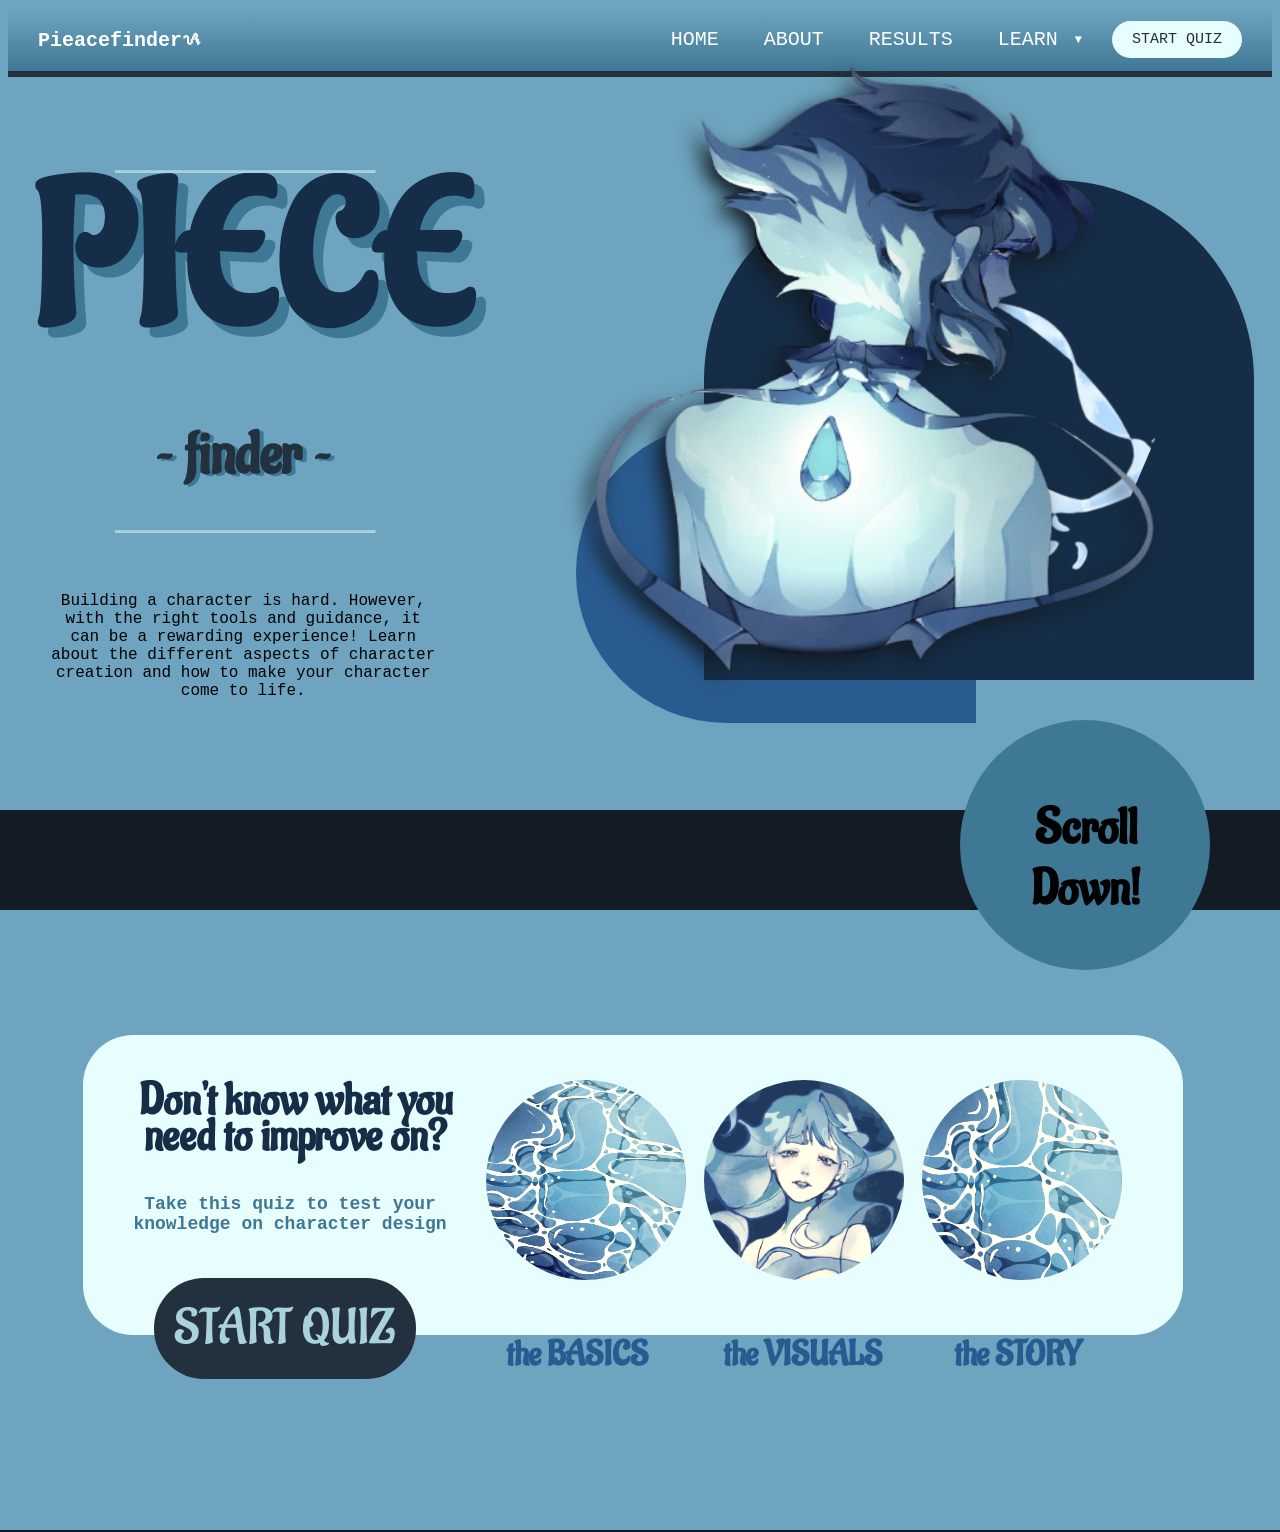
<file: index.html>
<!DOCTYPE html>
<html lang="en">
<head>
    <meta charset="UTF-8">
    <meta name="viewport" content="width=device-width, initial-scale=1.0">
    <title>HOME</title>
    <link rel="stylesheet" href="stylesIndex.css">
    <link rel="stylesheet" href="stylesUniversal.css">
    <link rel="icon" type="image/favicon.png" href="favicon.png">
    <link rel="preconnect" href="https://fonts.googleapis.com">
   <link rel="preconnect" href="https://fonts.gstatic.com" crossorigin>
   <link href="https://fonts.googleapis.com/css2?family=Aladin&display=swap" rel="stylesheet"> 
</head>
<body>
    <!-- BANNER -->

 

    <div class="navbar-HOME">
        <div class="navbar-LEFT">
            <h3>Pieacefinderᝰ</h3>
        </div>

    <div class="navbar-RIGHT">
         <a href="index.html">HOME</a>
        <a href="about.html">ABOUT</a>
          <a href="results.html">RESULTS</a>
        <div class="startDROPDOWN">
            <button class="startBTN" >LEARN <span class="arrow-icon">▼</span></button>
                <div class="startCONTENTS">
                <a href="basics.html">the Basics</a>
                <a href="visuals.html">the Visuals</a>
                <a href="story.html">the Story</a>
                </div>
        </div>
        <button id="quizbtn" onclick="window.location.href='quizstart.html';">START QUIZ</button>


    </div>

</div>


    <!-- HERO SECTION START-->


<div class="HEADINGs">
    <h3 class="line1"> _____________</h3>
    <h1>PIECE</h1>
    <h2>~ finder ~</h2>
    <h3 class="line2"> _____________</h3>
    <p>Building a character is hard. However, with the right tools and guidance, it can be a rewarding experience!
            Learn about the different aspects of character creation and how to make your character come to life. </p>
</div>

<div class="MAINBAN"> 
</div>

<div class="rect2"></div>
<div class="rect1"></div>

<img class="mainSPLOTCH" src="images/homeMainIMAGEACC.png" alt="splotchmain">

<img class="mainIMAGE" src="images/homeMainImage.png" style="transform: scaleX(-1)" alt="coolwaterperson">

<div class="rect3"></div>

<!-- HERO SECTION END-->

<!-- MAIN SECTION -->

<div class="BasicINTRO">
        <div class="introRECT1"></div>
    <div class="introTEXT">
        <h1>Don't know what you need to improve on?</h1>
        <h2>Take this quiz to test your knowledge on character design</h2>
    </div>
    
    <div class="GRIDimages">
        <div class="group1">
            <img src="images/homeImageB+W.jpeg" alt="thebasics-image">
            <h6>the BASICS</h6>
        </div>
           <div class="group2">
            <img src="images/homeImageDesign.jpeg" alt="thevisuals-image">
            <h6>the VISUALS</h6>
        </div>
        <div class="group3">
            <img src="images/homeImageB+W.jpeg" alt="thestory-image">
            <h6>the STORY</h6>
    </div>
    
    <button id="QUIZ" class="click-sound" onclick="window.location.href='quizstart.html';">START QUIZ</button>
</div>

<div class="circ1"></div>
<h2 class="circTEXT">Scroll Down!</h2>

<div class="rect5"></div>

<script src="universal.js"></script>
</body>
</html>
</file>
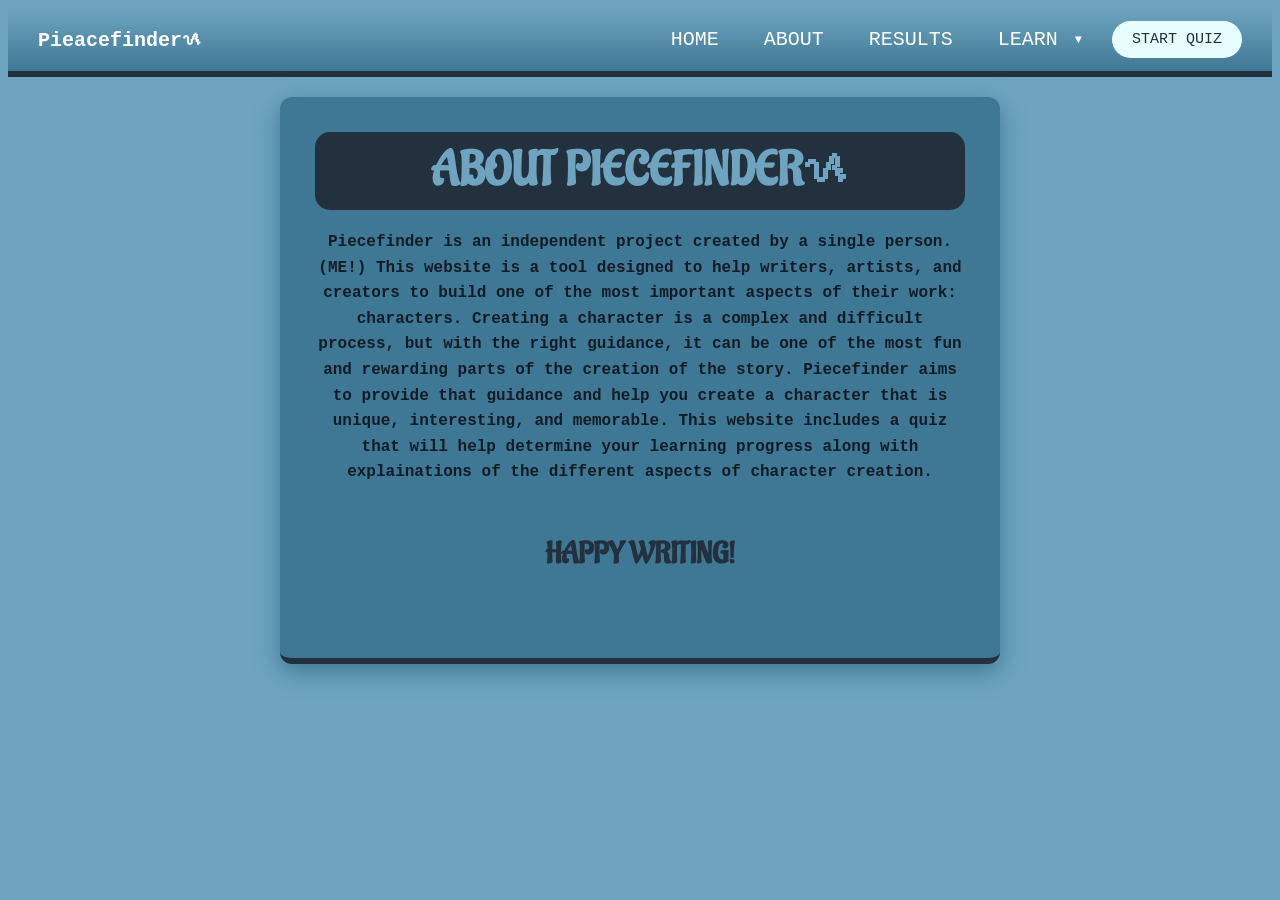
<file: about.html>
<!DOCTYPE html>
<html lang="en">
<head>
    <meta charset="UTF-8">
    <meta name="viewport" content="width=device-width, initial-scale=1.0">
    <title>ABOUT</title>
    <link rel="stylesheet" href="stylesAbout.css">
    <link rel="stylesheet" href="stylesUniversal.css">
     <link rel="preconnect" href="https://fonts.googleapis.com">
   <link rel="preconnect" href="https://fonts.gstatic.com" crossorigin>
   <link href="https://fonts.googleapis.com/css2?family=Aladin&display=swap" rel="stylesheet"> 
    <link rel="icon" type="image/favicon.png" href="favicon.png">

</head>
<body>

    <div class="navbar-HOME">
        <div class="navbar-LEFT">
            <h3>Pieacefinderᝰ</h3>
        </div>

    <div class="navbar-RIGHT">
         <a href="index.html">HOME</a>
        <a href="about.html">ABOUT</a>
          <a href="results.html">RESULTS</a>
        <div class="startDROPDOWN">
            <button class="startBTN" >LEARN <span class="arrow-icon">▼</span></button>
                <div class="startCONTENTS">
                <a href="basics.html">the Basics</a>
                <a href="visuals.html">the Visuals</a>
                <a href="story.html">the Story</a>
                </div>
        </div>
        <button id="quizbtn" onclick="window.location.href='quizstart.html';">START QUIZ</button>


    </div>

</div>

<!-- NAVIGATION BAR END-->

<div class="page-wrapper">
<div class="about-container">
<h1 id="about-title"> ABOUT PIECEFINDERᝰ</h1>
<p>
    Piecefinder is an independent project created by a single person. (ME!) 
    This website is a tool designed to help writers, artists, and creators 
    to build one of the most important aspects of their work: characters. Creating a character is a complex and difficult process, but with the right guidance, it can be one of the most fun and rewarding parts of the creation of the story. Piecefinder aims to provide that guidance and help you create a character that is unique, interesting, and memorable. This website includes a quiz that will help determine your learning progress along with explainations of the different aspects of character creation. 
</p>

<h5>HAPPY WRITING!</h5>

</div>
</div>

<audio id="click-sound" src="existentialtaco-confirm-tap-394001.mp3" preload="auto"></audio>

<script src="universal.js"></script>
</body>
</html>
</file>
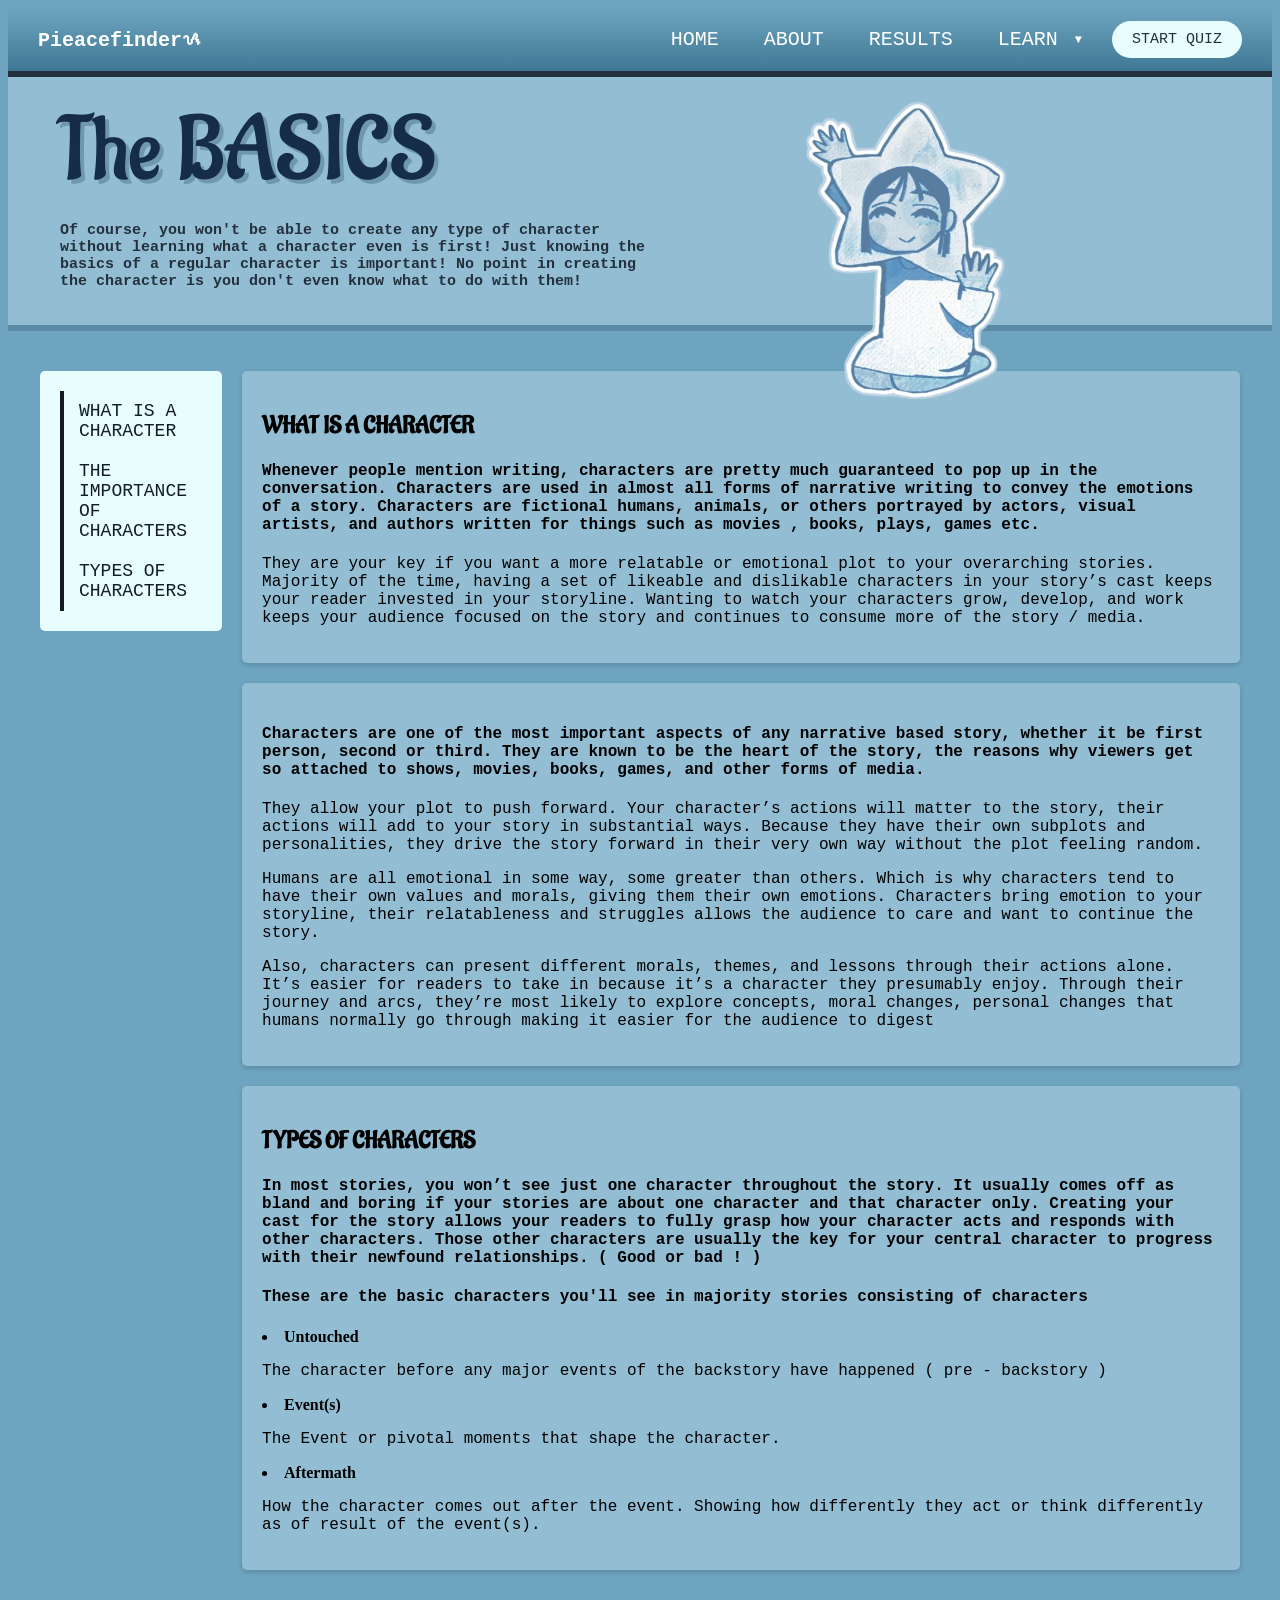
<file: basics.html>
<!DOCTYPE html>
<html lang="en">
<head>
    <meta charset="UTF-8">
    <meta name="viewport" content="width=device-width, initial-scale=1.0">
    <title>BASICS</title>
     <link rel="stylesheet" href="stylesINFORMATION.css">
    <link rel="stylesheet" href="stylesUniversal.css">
    <link rel="icon" type="image/favicon.png" href="favicon.png">

    <link rel="preconnect" href="https://fonts.googleapis.com">
   <link rel="preconnect" href="https://fonts.gstatic.com" crossorigin>
   <link href="https://fonts.googleapis.com/css2?family=Aladin&display=swap" rel="stylesheet"> 
    <link>
</head>
<body>

    <div class="navbar-HOME">
        <div class="navbar-LEFT">
            <h3>Pieacefinderᝰ</h3>
        </div>

    <div class="navbar-RIGHT">
         <a href="index.html">HOME</a>
        <a href="about.html">ABOUT</a>
          <a href="results.html">RESULTS</a>
        <div class="startDROPDOWN">
            <button class="startBTN" >LEARN <span class="arrow-icon">▼</span></button>
                <div class="startCONTENTS">
                <a href="basics.html">the Basics</a>
                <a href="visuals.html">the Visuals</a>
                <a href="story.html">the Story</a>
                </div>
        </div>
        <button id="quizbtn" onclick="window.location.href='quizstart.html';">START QUIZ</button>
    </div>
</div>
<!-- NAVBAR END -->

<!-- SIDENAV -->

<header class="PAGE-HEADER">
    <div class="header-container">
        <span class="pageheader">The BASICS</span>
        <p class="header-tagline">Of course, you won't be able to create any type of character without learning what a character even is first! Just knowing the basics of a regular character is important! No point in creating the character is you don't even know what to do with them!</p>
        <img src="images/character.png" alt="bluecharacter" class="header-image">
    </div>
</header>



    <div class="contentContainer">
        <aside class="sidenav">
           <nav>
                <ul>
                    <li><a href="#explain" class="nav-item">WHAT IS A CHARACTER</a></li>
                    <li><a href="#reason" class="nav-item">THE IMPORTANCE OF CHARACTERS</a></li>
                    <li><a href="#types" class="nav-item">TYPES OF CHARACTERS</a></li>
                </ul>
            </nav>
        </aside>
        

<!--SIDENAV END-->

<!--Loading BAR-->




<!--CONTENT AND INFORMATION-->
 <main class="content">
<section id="explain">
    <h2>WHAT IS A CHARACTER</h2>

    <h4>Whenever people mention writing, characters are pretty 
        much guaranteed to pop up in the conversation. Characters
         are used in almost all forms of narrative writing to 
         convey the emotions of a story. Characters are fictional
          humans, animals, or others portrayed by actors, visual
           artists, and authors written for things such as movies
           , books, plays, games etc.

 </h4>

        <p>They are your key if you want a more relatable or 
            emotional plot to your overarching stories. Majority
             of the time, having a set of likeable and dislikable
              characters in your story’s cast keeps your reader
               invested in your storyline. Wanting to watch your 
               characters grow, develop, and work keeps your 
               audience focused on the story and continues to 
               consume more of the story / media.

</p>
</section>

<section id="reason">
        <h4>Characters are one of the most important aspects 
            of any narrative based story, whether it be first 
            person, second or third. They are known to be the
             heart of the story, the reasons why viewers get so
              attached to shows, movies, books, games, and other 
              forms of media. 
 </h4>

        <p>They allow your plot to push forward. Your 
            character’s actions will matter to the story,
             their actions will add to your story in substantial
              ways. Because they have their own subplots and 
              personalities, they drive the story forward in 
              their very own way without the plot feeling random.
</p>

<p>
    Humans are all emotional in some way, some greater than others.
     Which is why characters tend to have their own values and 
     morals, giving them their own emotions. Characters bring 
     emotion to your storyline, their relatableness and struggles
      allows the audience to care and want to continue the story.
</p>
<p>Also, characters can present different morals, themes, 
    and lessons through their actions alone. It’s easier for 
    readers to take in because it’s a character they presumably
     enjoy. Through their journey and arcs, they’re most likely
      to explore concepts, moral changes, personal changes that 
      humans normally go through making it easier for the
       audience to digest
</p>
</section>
<section id="types">

    <h2>TYPES OF CHARACTERS</h2>

    <h4>In most stories, you won’t see just one character
         throughout the story. It usually comes off as bland and 
         boring if your stories are about one character and that
          character only. Creating your cast for the story allows
           your readers to fully grasp how your character acts 
           and responds with other characters. Those other
            characters are usually the key for your central
             character to progress with their newfound 
             relationships. ( Good or bad ! )
</h4>

<h4>
These are the basic characters you'll see in majority stories consisting of characters
</h4>
<l>
    <li><strong>Untouched</strong>
        <p>The character before any major events of the backstory
             have happened ( pre - backstory )</p>
    </li>
     <li><strong>Event(s)</strong>
        <p>The Event or pivotal moments that shape the 
            character.</p>
    </li>
     <li><strong>Aftermath</strong>
        <p>How the character comes out after the event.
        Showing how differently they act or think differently as
        of result of the event(s).
</p>
    </li>
</ol>

</section>



</main>
</div>

<script src="universal.js"></script>
</body>
</file>
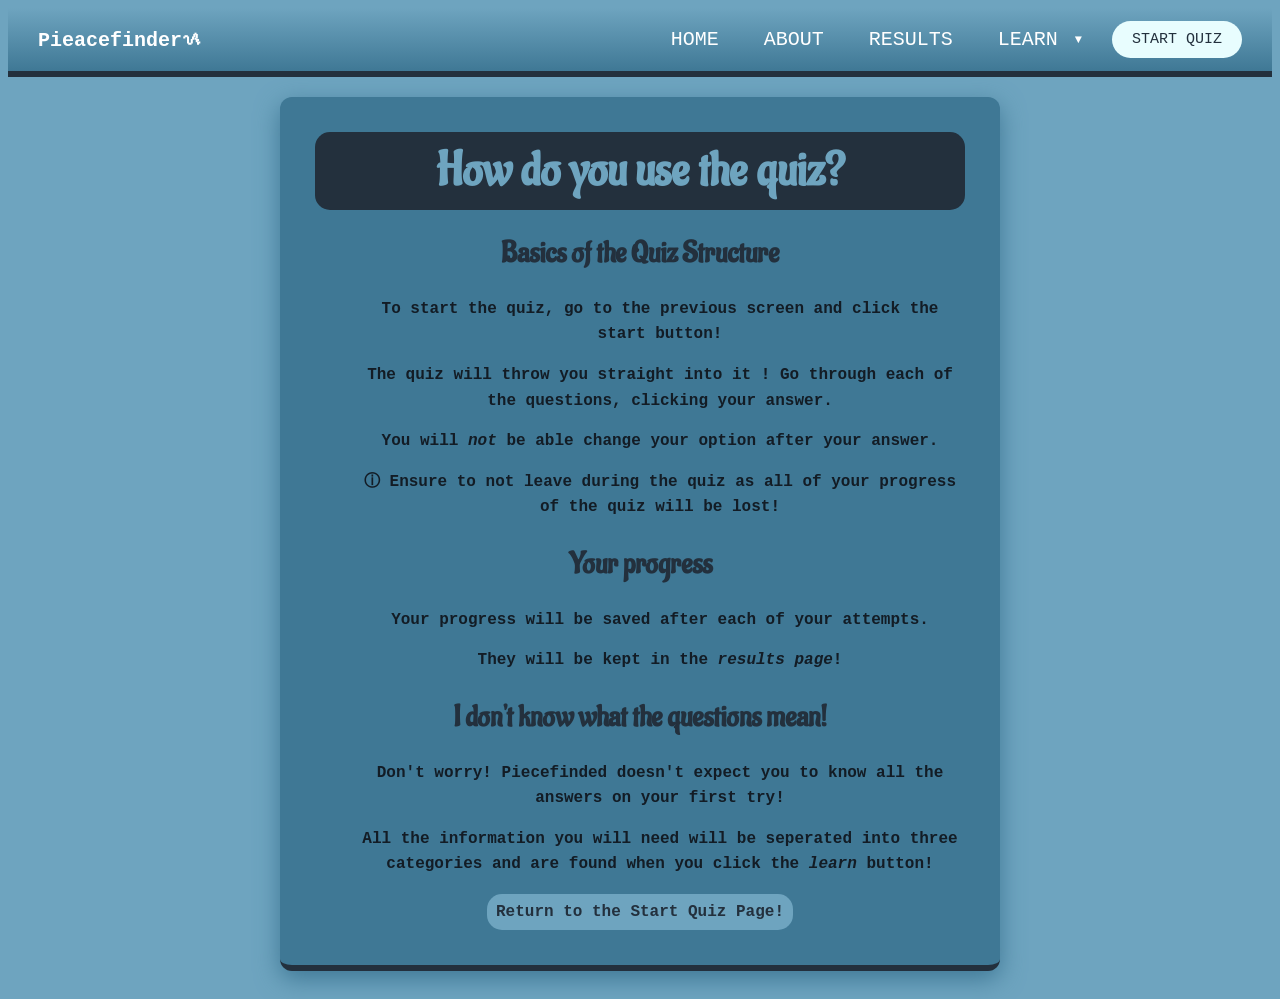
<file: quizhelp.html>
<!DOCTYPE html>
<html lang="en">
<head>
    <meta charset="UTF-8">
    <meta name="viewport" content="width=device-width, initial-scale=1.0">
    <title>HELP</title>
    <link rel="stylesheet" href="stylesQuizHelp.css">
    <link rel="stylesheet" href="stylesUniversal.css">
    <link rel="preconnect" href="https://fonts.googleapis.com">
   <link rel="preconnect" href="https://fonts.gstatic.com" crossorigin>
   <link href="https://fonts.googleapis.com/css2?family=Aladin&display=swap" rel="stylesheet"> 
    <link rel="icon" type="image/favicon.png" href="favicon.png">
</head>
<body>
    <div class="navbar-HOME">
        <div class="navbar-LEFT">
            <h3>Pieacefinderᝰ</h3>
        </div>

    <div class="navbar-RIGHT">
         <a href="index.html">HOME</a>
        <a href="about.html">ABOUT</a>
          <a href="results.html">RESULTS</a>
        <div class="startDROPDOWN">
            <button class="startBTN" >LEARN <span class="arrow-icon">▼</span></button>
                <div class="startCONTENTS">
                <a href="basics.html">the Basics</a>
                <a href="visuals.html">the Visuals</a>
                <a href="story.html">the Story</a>
                </div>
        </div>
        <button id="quizbtn" onclick="window.location.href='quizstart.html';">START QUIZ</button>
    </div>
</div>

<div class="page-wrapper">
<div class="help-container">
<h1>How do you use the quiz?</h1>

<h2>Basics of the Quiz Structure</h2>

<ul>
    <li>To start the quiz, go to the previous screen and click the start button!
</li>
    <li>The quiz will throw you straight into it !
    Go through each of the questions, clicking your answer.</li>
    <li>You will <em>not</em> be able change your option
     after your answer. 
    </li>
    <li>ⓘ Ensure to not leave during the quiz as all of your progress of the quiz will be lost!</li>
</ul>

<h2>Your progress</h2>

<ul>
    <li>Your progress will be saved after each of your attempts.
    </li>
    <li>
    They will be kept in the <em>results page</em>!

    </li>
</ul>

<h2>I don't know what the questions mean!</h2>
<ul>
    <li>Don't worry! Piecefinded doesn't expect you to know all the answers
        on your first try!
    </li>
    <li>All the information you will need will be seperated into three categories and
        are found when you click the <em>learn</em> button!
    </li>
</ul>
<a href="quizstart.html">Return to the Start Quiz Page!</a>
</div>
</div>
<script src="universal.js"></script>

</body>
</file>
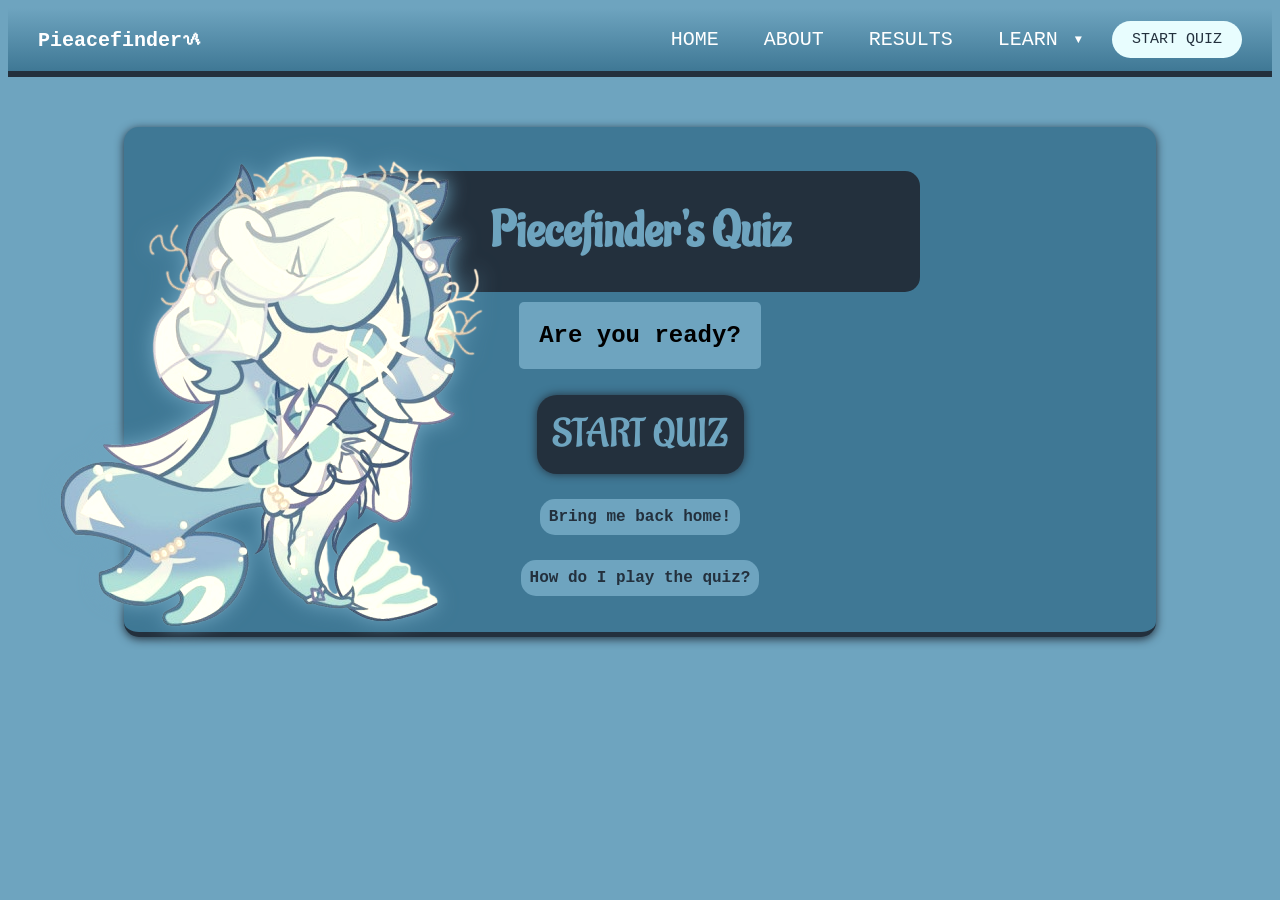
<file: quizstart.html>
<!DOCTYPE html>
<html lang="en">
<head>
    <meta charset="UTF-8">
    <meta name="viewport" content="width=device-width, initial-scale=1.0">
    <title>START</title>
    <link rel="stylesheet" href="stylesQuizstart.css">
    <link rel="stylesheet" href="stylesUniversal.css">
    <link rel="preconnect" href="https://fonts.googleapis.com">
   <link rel="preconnect" href="https://fonts.gstatic.com" crossorigin>
   <link href="https://fonts.googleapis.com/css2?family=Aladin&display=swap" rel="stylesheet"> 
    <link rel="icon" type="image/favicon.png" href="favicon.png">
</head>
<body>
    <div class="navbar-HOME">
        <div class="navbar-LEFT">
            <h3>Pieacefinderᝰ</h3>
        </div>

    <div class="navbar-RIGHT">
         <a href="index.html">HOME</a>
        <a href="about.html">ABOUT</a>
          <a href="results.html">RESULTS</a>
        <div class="startDROPDOWN">
            <button class="startBTN" >LEARN <span class="arrow-icon">▼</span></button>
                <div class="startCONTENTS">
                <a href="basics.html">the Basics</a>
                <a href="visuals.html">the Visuals</a>
                <a href="story.html">the Story</a>
                </div>
        </div>
        <button id="quizbtn" onclick="window.location.href='quizstart.html';">START QUIZ</button>
    </div>
</div>

<div class="quiz-container">
    <h1>Piecefinder's Quiz</h1>
    <h2>Are you ready?</h2>

    <ul>
        <li><button id="quizbtn" onclick="window.location.href='quiz.html';">START QUIZ</button></li>
        <li><a href="index.html">Bring me back home!</a></li>
        <li><a href="quizhelp.html">How do I play the quiz?</a></li>
    </ul>
</div>
    <audio id="click-sound" src="existentialtaco-confirm-tap-394001.mp3" preload="auto"></audio>
<img src="images/cookie.png" alt="imageofcharacter">

<script src="universal.js"></script>
</body>
</file>
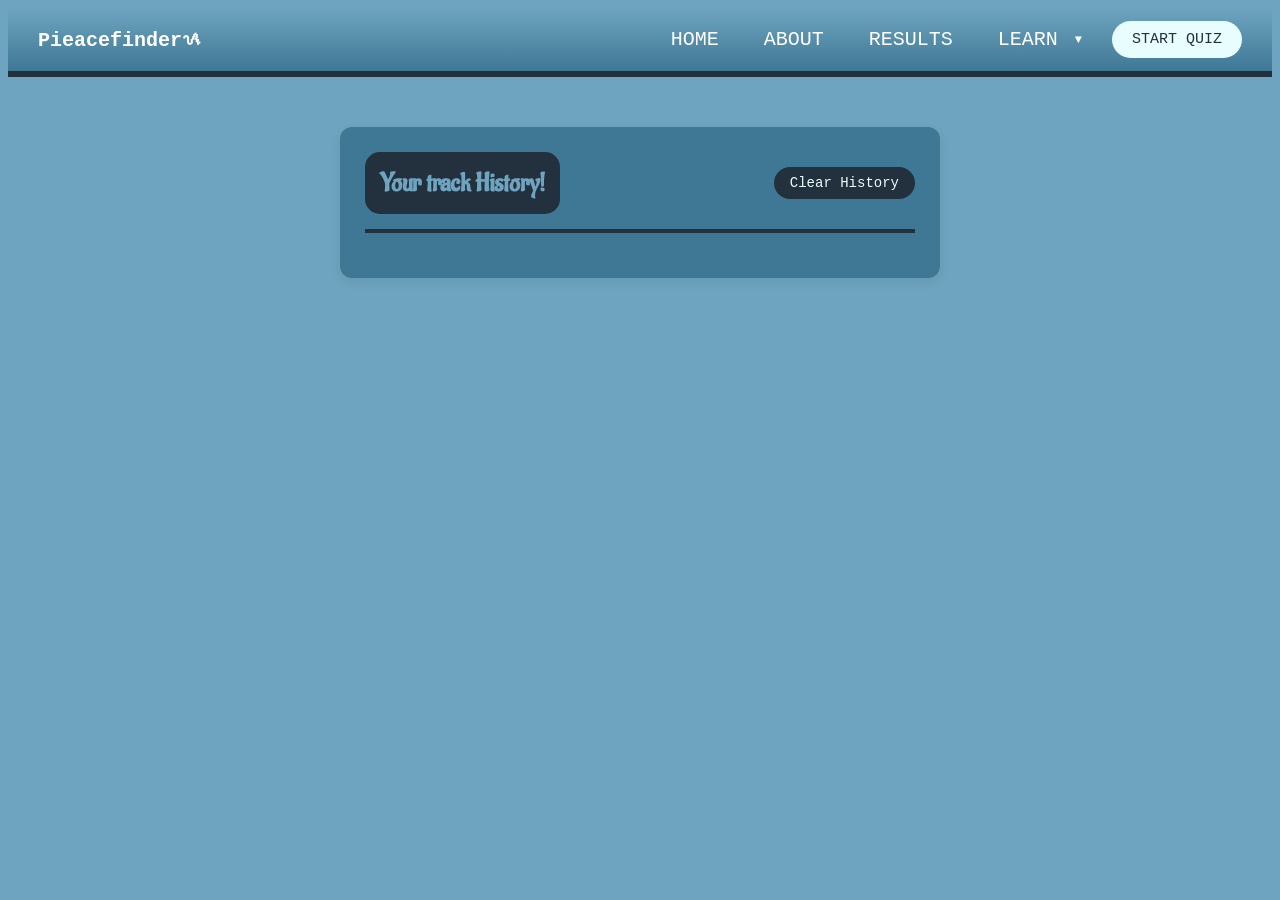
<file: results.html>
<!DOCTYPE html>
<html lang="en">
<head>
    <meta charset="UTF-8">
    <meta name="viewport" content="width=device-width, initial-scale=1.0">
    <title>RESULTS 2</title>
    <link rel="stylesheet" href="stylesResults.css">
    <link rel="stylesheet" href="stylesUniversal.css">
    <link rel="preconnect" href="https://fonts.googleapis.com">
   <link rel="preconnect" href="https://fonts.gstatic.com" crossorigin>
   <link href="https://fonts.googleapis.com/css2?family=Aladin&display=swap" rel="stylesheet"> 
    <link rel="icon" type="image/favicon.png" href="favicon.png">
</head>
<body>
    <div class="navbar-HOME">
        <div class="navbar-LEFT">
            <h3>Pieacefinderᝰ</h3>
        </div>

    <div class="navbar-RIGHT">
         <a href="index.html">HOME</a>
        <a href="about.html">ABOUT</a>
          <a href="results.html">RESULTS</a>
        <div class="startDROPDOWN">
            <button class="startBTN" >LEARN <span class="arrow-icon">▼</span></button>
                <div class="startCONTENTS">
                <a href="basics.html">the Basics</a>
                <a href="visuals.html">the Visuals</a>
                <a href="story.html">the Story</a>
                </div>
        </div>
        <button id="quizbtn" onclick="window.location.href='quizstart.html';">START QUIZ</button>
    </div>
</div>

<div id="history-container" class="dashboard-box">

    <div class="dashboard-header">
    <h2 class="dashboard-title">Your track History!</h2>
    <button id="clearHistoryBtn" class="clear-btn">Clear History</button>
    </div>

    <ul id="history-list" c;ass="attempts-list"></ul>
</div>

    <audio id="click-sound" src="existentialtaco-confirm-tap-394001.mp3" preload="auto"></audio>

<script src="universal.js"></script>
<script src="results.js"></script>
</body>
</file>
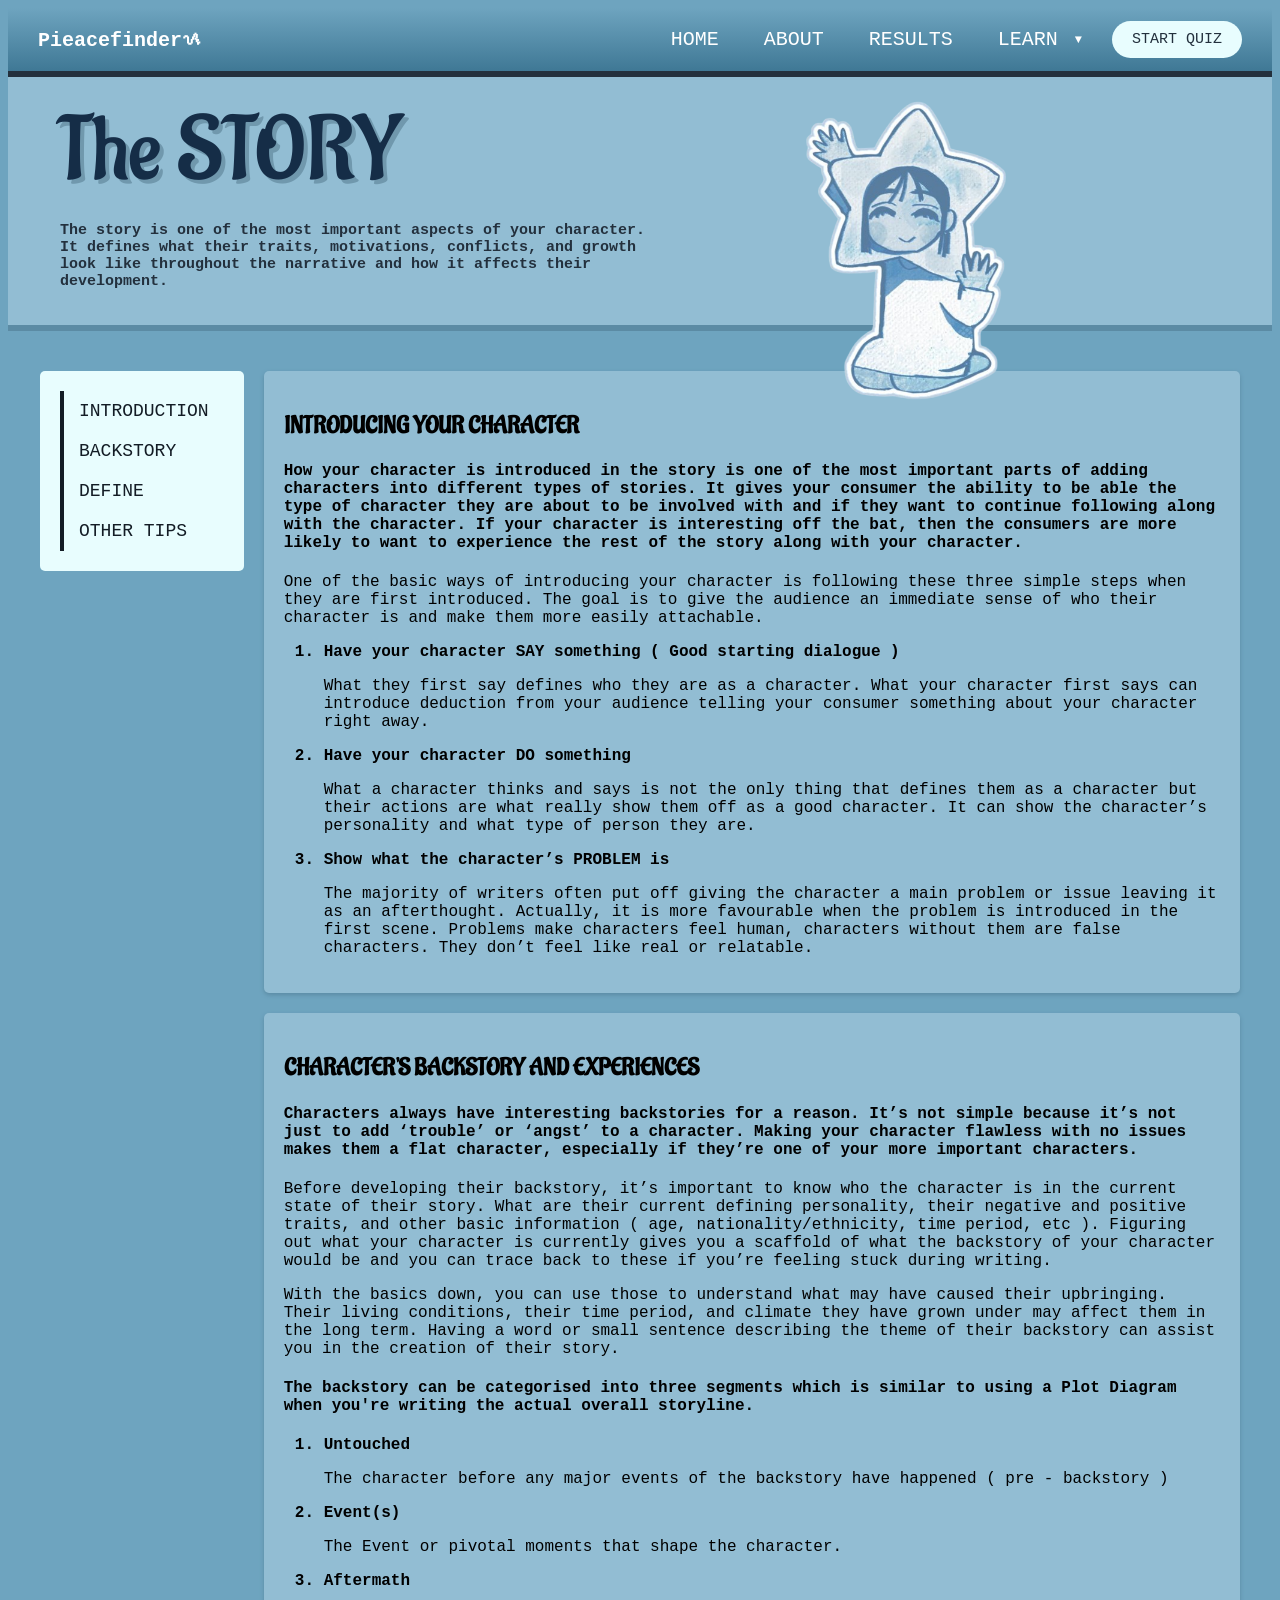
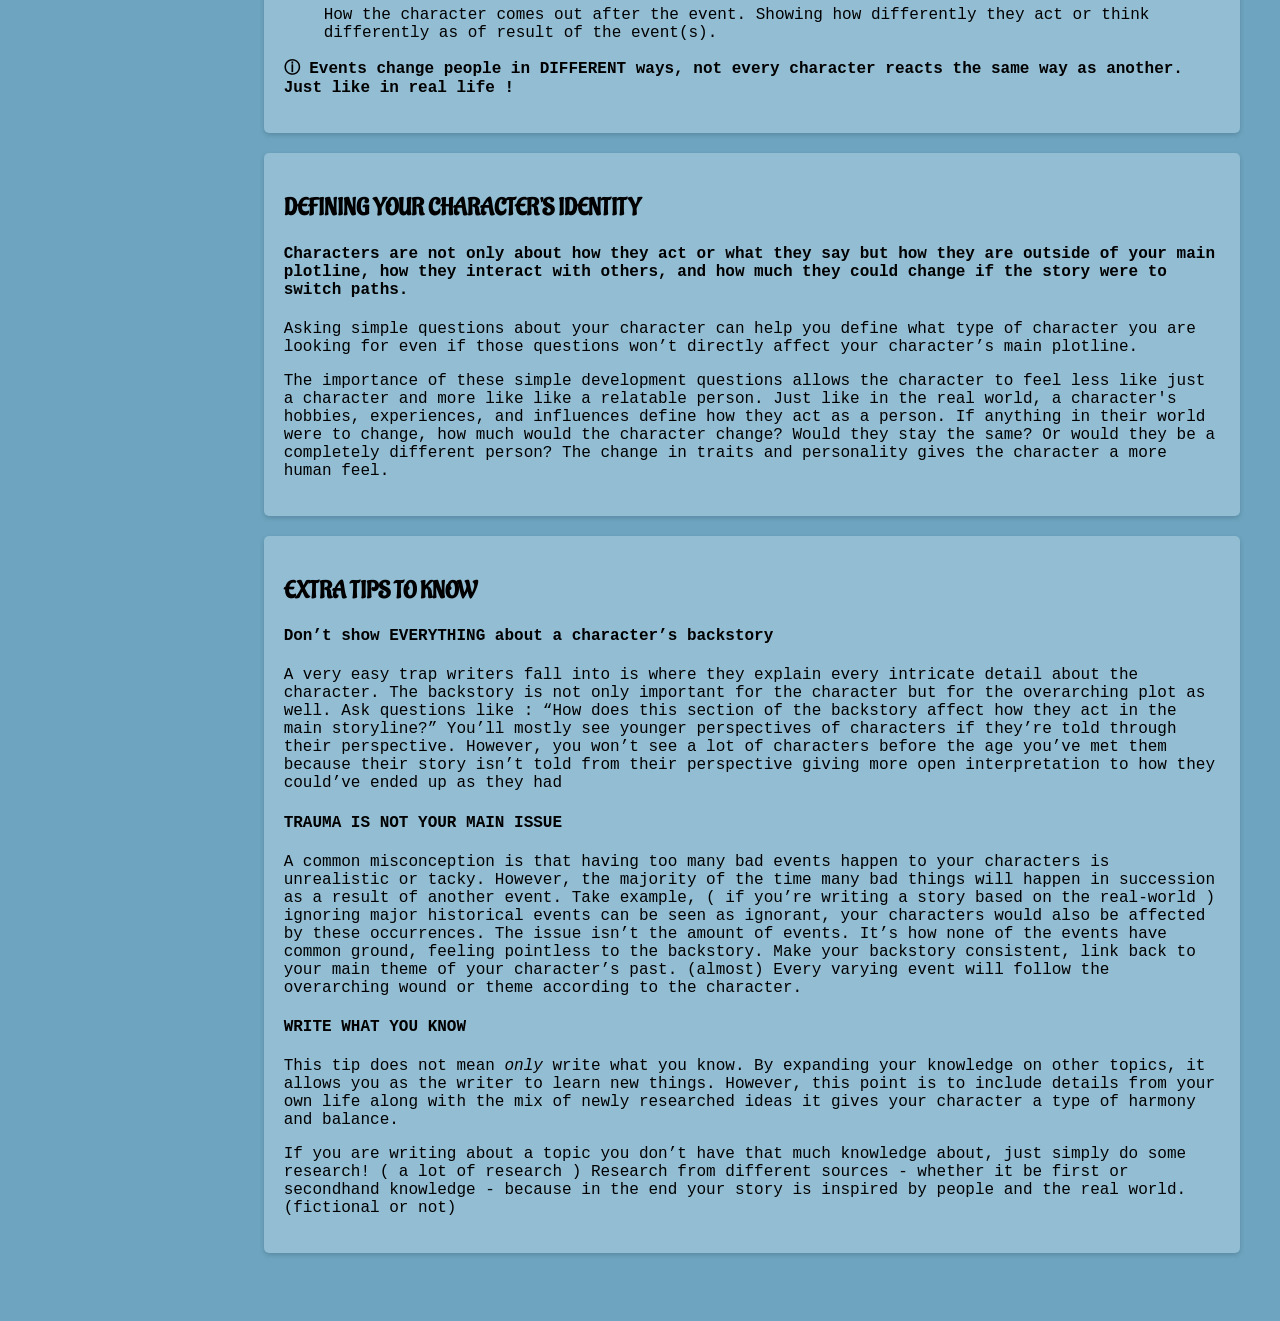
<file: story.html>
<!DOCTYPE html>
<html lang="en">
<head>
    <meta charset="UTF-8">
    <meta name="viewport" content="width=device-width, initial-scale=1.0">
    <title>STORY</title>
     <link rel="stylesheet" href="stylesINFORMATION.css">
    <link rel="stylesheet" href="stylesUniversal.css">
    <link rel="icon" type="image/favicon.png" href="favicon.png">

    <link rel="preconnect" href="https://fonts.googleapis.com">
   <link rel="preconnect" href="https://fonts.gstatic.com" crossorigin>
   <link href="https://fonts.googleapis.com/css2?family=Aladin&display=swap" rel="stylesheet"> 
    <link>
</head>
<body>

    <div class="navbar-HOME">
        <div class="navbar-LEFT">
            <h3>Pieacefinderᝰ</h3>
        </div>

    <div class="navbar-RIGHT">
         <a href="index.html">HOME</a>
        <a href="about.html">ABOUT</a>
          <a href="results.html">RESULTS</a>
        <div class="startDROPDOWN">
            <button class="startBTN" >LEARN <span class="arrow-icon">▼</span></button>
                <div class="startCONTENTS">
                <a href="basics.html">the Basics</a>
                <a href="visuals.html">the Visuals</a>
                <a href="story.html">the Story</a>
                </div>
        </div>
        <button id="quizbtn" onclick="window.location.href='quizstart.html';">START QUIZ</button>
    </div>
</div>
<!-- NAVBAR END -->

<!-- SIDENAV -->

<header class="PAGE-HEADER">
    <div class="header-container">
        <span class="pageheader">The STORY</span>
        <p class="header-tagline">The story is one of the most important aspects of your character. It defines what their traits, motivations, conflicts, and growth look like throughout the narrative and how it affects their development.</p>
        <img src="images/character.png" alt="bluecharacter" class="header-image">
    </div>
</header>



    <div class="contentContainer">
        <aside class="sidenav">
           <nav>
                <ul>
                    <li><a href="#introduction" class="nav-item">INTRODUCTION</a></li>
                    <li><a href="#backstory" class="nav-item">BACKSTORY</a></li>
                    <li><a href="#define" class="nav-item">DEFINE</a></li>
                    <li><a href="#tips" class="nav-item">OTHER TIPS</a></li>
                </ul>
            </nav>
        </aside>
        

<!--SIDENAV END-->

<!--Loading BAR-->




<!--CONTENT AND INFORMATION-->
 <main class="content">
<section id="introduction">
    <h2>INTRODUCING YOUR CHARACTER</h2>

    <h4>How your character is introduced in the story is one of 
        the most important parts of adding characters into 
        different types of stories. It gives your consumer the 
        ability to be able the type of character they are about 
        to be involved with and if they want to continue following
         along with the character. If your character is 
         interesting off the bat, then the consumers are more 
         likely to want to experience the rest of the story 
         along with your character. </h4>

        <p>One of the basic ways of introducing your character
             is following these three simple steps when they are
              first introduced. The goal is to give the audience
               an immediate sense of who their character is and
                make them more easily attachable.</p>
        <ol>
            <li><strong>Have your character SAY something 
            ( Good starting dialogue )</strong> 
            <p>
                What they first say defines who they are as a character. 
                What your character first says can introduce deduction from
                your audience telling your consumer something about your
                 character right away.
            </p>
        </li> 
         <li><strong>Have your character DO something </strong> 
            <p>
              What a character thinks and says is not the only 
              thing that defines them as a character but their 
              actions are what really show them off as a good
               character. It can show the character’s personality
                and what type of person they are.
            </p>
        </li> 
         <li><strong>Show what the character’s PROBLEM is</strong> 
            <p>
               The majority of writers often put off giving the
             character a main problem or issue leaving it as an
              afterthought. Actually, it is more favourable when
               the problem is introduced in the first scene.
               Problems make characters feel human, characters 
               without them are false characters. They don’t 
               feel like real or relatable. 

            </p>
        </li> 
        </ol>
    
</section>

<section id="backstory">

    <h2>CHARACTER'S BACKSTORY AND EXPERIENCES</h2>

    <h4>Characters always have interesting backstories for a reason. It’s not simple because it’s not just to add ‘trouble’ or ‘angst’ to a character. Making your character flawless with no issues makes them a flat character, especially if they’re one of your more important characters. </h4>
    
    <p>Before developing their backstory, it’s important to 
        know who the character is in the current state of their
         story. What are their current defining personality, 
         their negative and positive traits, and other basic 
         information ( age, nationality/ethnicity, time period,
          etc ). Figuring out what your character is currently 
          gives you a scaffold of what the backstory of your 
          character would be and you can trace back to these if 
          you’re feeling stuck during writing.
    </p>

   <p>With the basics down, you can use those to understand 
    what may have caused their upbringing. Their living conditions,
     their time period, and climate they have grown under may 
     affect them in the long term. Having a word or small 
     sentence describing the theme of their backstory can assist
      you in the creation of their story.
   </p>

<h4>
The backstory can be categorised into three segments which is 
similar to using a Plot Diagram when you're writing the actual overall 
storyline.
</h4>
<ol>
    <li><strong>Untouched</strong>
        <p>The character before any major events of the backstory
             have happened ( pre - backstory )</p>
    </li>
     <li><strong>Event(s)</strong>
        <p>The Event or pivotal moments that shape the 
            character.</p>
    </li>
     <li><strong>Aftermath</strong>
        <p>How the character comes out after the event.
        Showing how differently they act or think differently as
        of result of the event(s).
</p>
    </li>
</ol>

<p><strong>ⓘ Events change people in DIFFERENT ways, not every 
    character reacts the same way as another. Just like in
    real life !
    </strong>
</h5>
</section>

<section id="define">
    <h2>DEFINING YOUR CHARACTER'S IDENTITY</h2>

    <h4>Characters are not only about how they act or what they 
        say but how they are outside of your main plotline, how they interact with others, and how much they could change if the story were to switch paths. 
</h4>

<p>Asking simple questions about your character can help you 
    define what type of character you are looking for even if 
    those questions won’t directly affect your character’s main 
    plotline. 
</p>

<p>
    The importance of these simple development questions allows 
    the character to feel less like just a character and more
     like like a relatable person. Just like in the real world,
      a character's hobbies, experiences, and influences define 
      how they act as a person. If anything in their world were 
      to change, how much would the character change? Would 
      they stay the same? Or would they be a completely different
       person? The change in traits and personality gives the 
       character a more human feel.
</p>
</section>

<section id="tips">
    <h2>EXTRA TIPS TO KNOW</h2>

    <h4>Don’t show EVERYTHING about a character’s backstory</h4>

    <p>A very easy trap writers fall into is where they explain
         every intricate detail about the character. The 
         backstory is not only important for the character but 
         for the overarching plot as well. Ask questions like 
         : “How does this section of the backstory affect how 
         they act in the main storyline?” You’ll mostly see 
         younger perspectives of characters if they’re told 
         through their perspective. However, you won’t see a
        lot of characters before the age you’ve met them because
         their story isn’t told from their perspective giving 
         more open interpretation to how they could’ve ended up
        as they had</p>

    <h4>TRAUMA IS NOT YOUR MAIN ISSUE</h4>

    <p>A common misconception is that having too many bad events
         happen to your characters is unrealistic or tacky. 
         However, the majority of the time many bad things will
          happen in succession as a result of another event. 
          Take example, ( if you’re writing a story based on 
          the real-world ) ignoring major historical events can
        be seen as ignorant, your characters would also be 
        affected by these occurrences. The issue isn’t the 
        amount of events. It’s how none of the events have 
        common ground, feeling pointless to the backstory. 
        Make your backstory consistent, link back to your main
        theme of your character’s past. (almost) Every varying event
         will follow the overarching wound or theme 
         according to the character.
</p>

    <h4>WRITE WHAT YOU KNOW</h4>
<p>This tip does not mean <em>only</em> write what you know.
     By expanding your knowledge on other topics, it allows you
      as the writer to learn new things. However, this point is 
      to include details from your own life along with the mix 
      of newly researched ideas it gives your character a type
       of harmony and balance. 
</p>

<p>If you are writing about a topic you don’t have that much
     knowledge about, just simply do some research! ( a lot of
      research ) Research from different sources - whether it 
      be first or secondhand knowledge - because in the end
    your story is inspired by people and the real world. 
    (fictional or not)
</p>

</section>

</main>
</div>

    <audio id="click-sound" src="existentialtaco-confirm-tap-394001.mp3" preload="auto"></audio>

<script src="universal.js"></script>
</body>
</file>
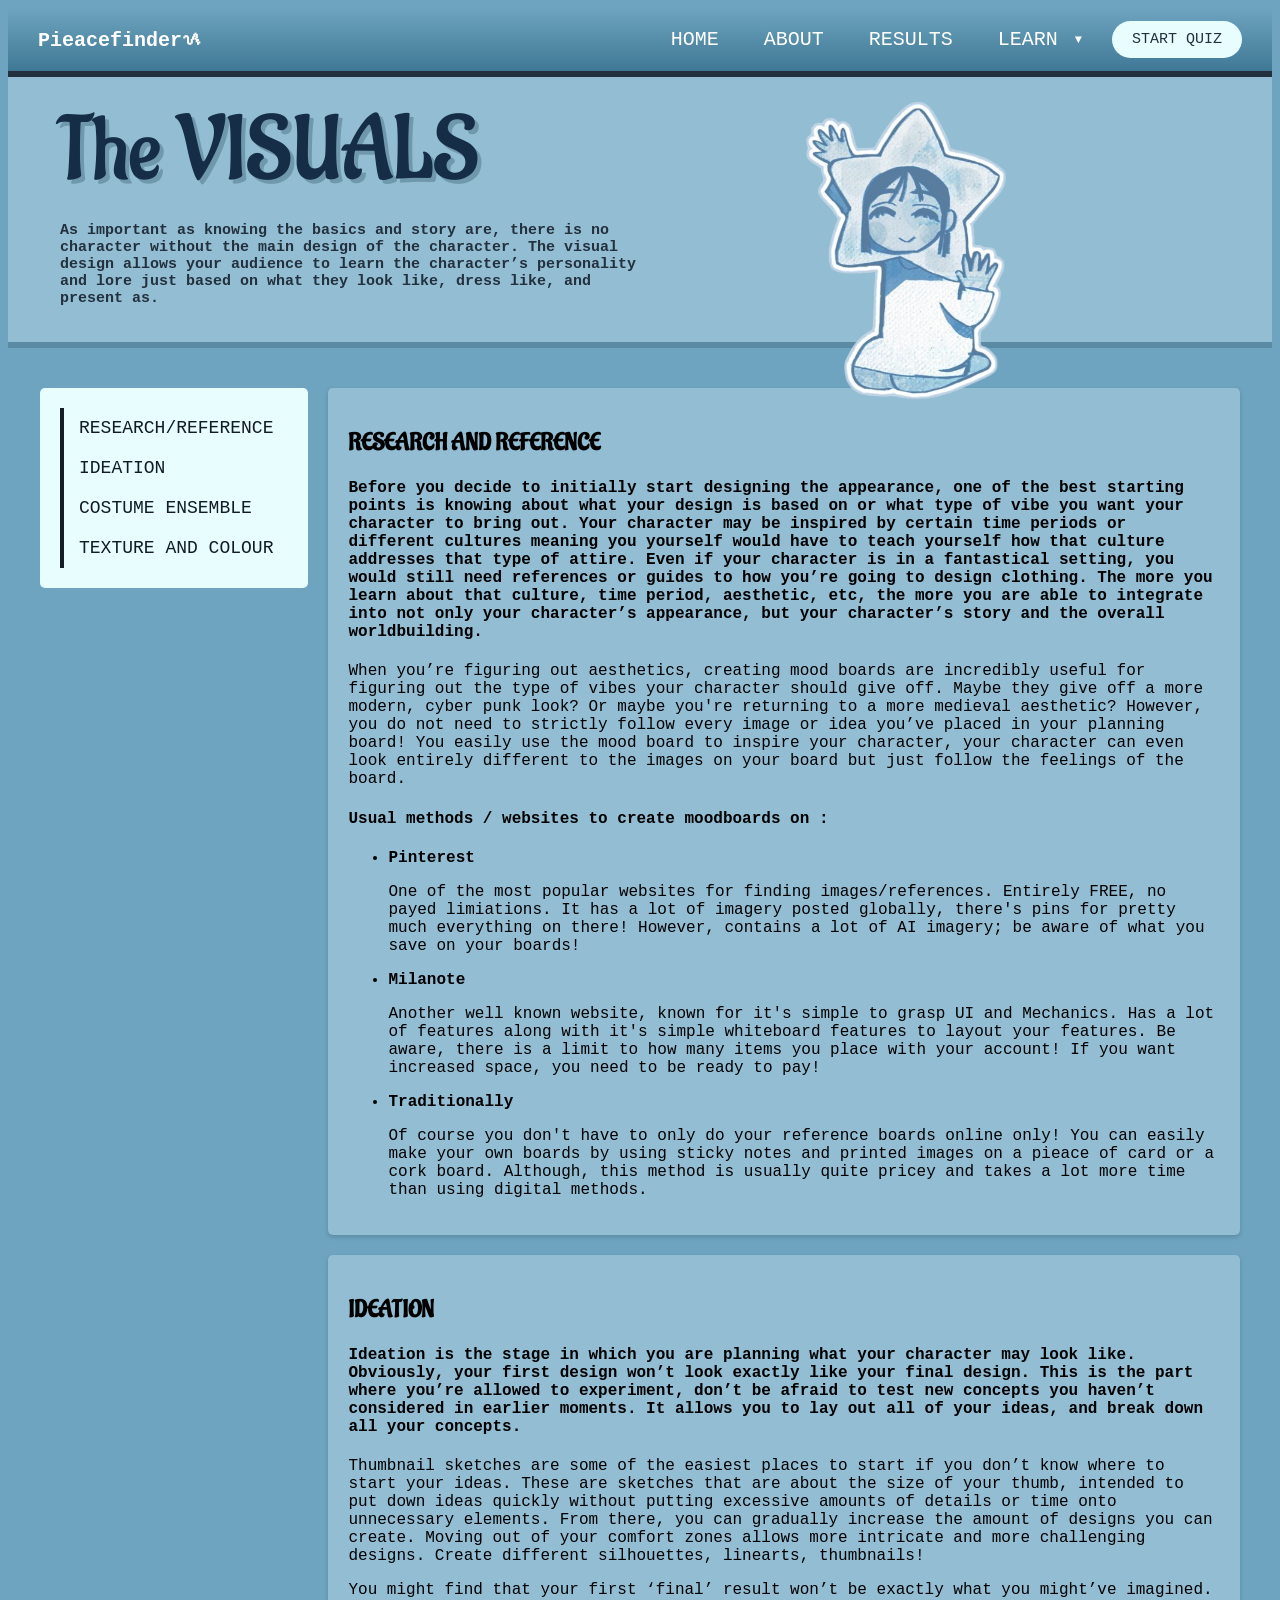
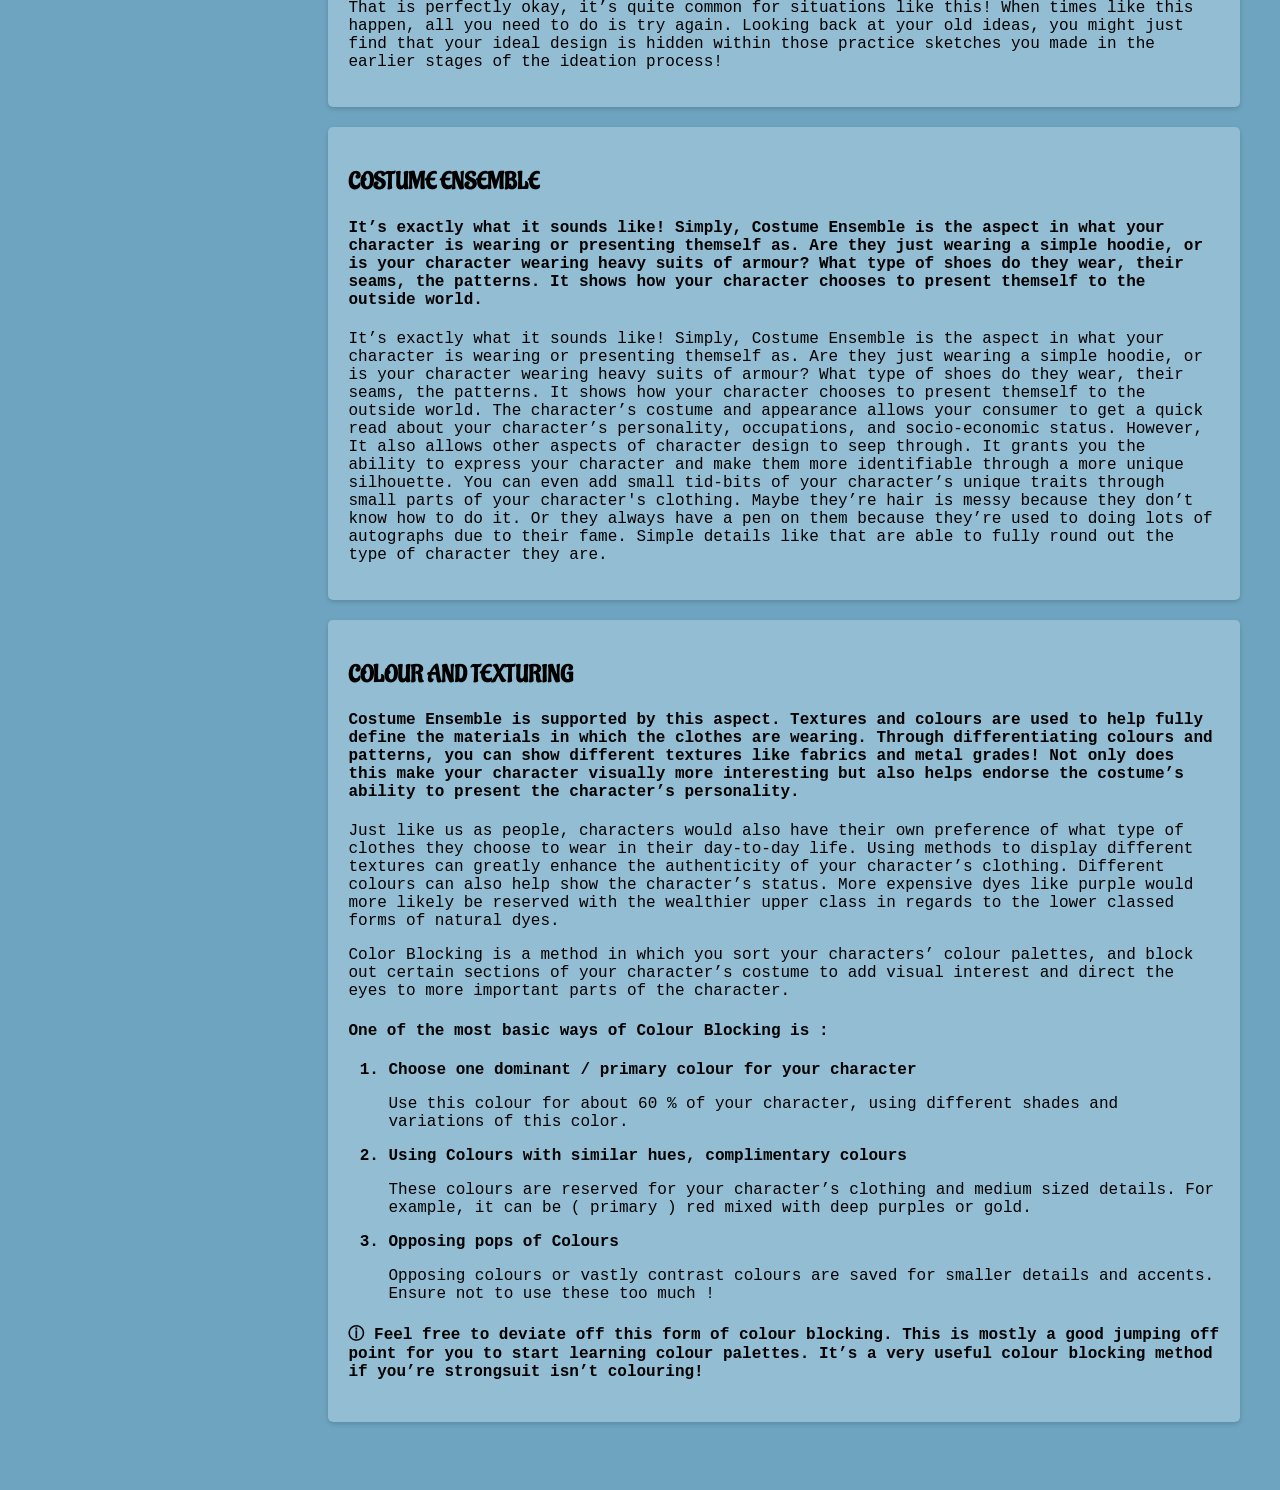
<file: visuals.html>
<!DOCTYPE html>
<html lang="en">
<head>
    <meta charset="UTF-8">
    <meta name="viewport" content="width=device-width, initial-scale=1.0">
    <title>VISUALS</title>
     <link rel="stylesheet" href="stylesINFORMATION.css">
    <link rel="stylesheet" href="stylesUniversal.css">
    <link rel="icon" type="image/favicon.png" href="favicon.png">

    <link rel="preconnect" href="https://fonts.googleapis.com">
   <link rel="preconnect" href="https://fonts.gstatic.com" crossorigin>
   <link href="https://fonts.googleapis.com/css2?family=Aladin&display=swap" rel="stylesheet"> 
    <link>
</head>
<body>

    <div class="navbar-HOME">
        <div class="navbar-LEFT">
            <h3>Pieacefinderᝰ</h3>
        </div>

    <div class="navbar-RIGHT">
         <a href="index.html">HOME</a>
        <a href="about.html">ABOUT</a>
          <a href="results.html">RESULTS</a>
        <div class="startDROPDOWN">
            <button class="startBTN" >LEARN <span class="arrow-icon">▼</span></button>
                <div class="startCONTENTS">
                <a href="basics.html">the Basics</a>
                <a href="visuals.html">the Visuals</a>
                <a href="story.html">the Story</a>
                </div>
        </div>
        <button id="quizbtn" onclick="window.location.href='quizstart.html';">START QUIZ</button>
    </div>
</div>
<!-- NAVBAR END -->

<!-- SIDENAV -->

<header class="PAGE-HEADER">
    <div class="header-container">
        <span class="pageheader">The VISUALS</span>
        <p class="header-tagline">As important as knowing the basics and story are, there is no character without the main design of the character. The visual design allows your audience to learn the character’s personality and lore just based on what they look like, dress like, and present as.
</p>
        <img src="images/character.png" alt="bluecharacter" class="header-image">
    </div>
</header>



    <div class="contentContainer">
        <aside class="sidenav">
           <nav>
                <ul>
                    <li><a href="#research" class="nav-item">RESEARCH/REFERENCE</a></li>
                    <li><a href="#ideation" class="nav-item">IDEATION</a></li>
                    <li><a href="#costume" class="nav-item">COSTUME ENSEMBLE</a></li>
                    <li><a href="#colour" class="nav-item">TEXTURE AND COLOUR</a></li>
                </ul>
            </nav>
        </aside>
        

<!--SIDENAV END-->

<!--Loading BAR-->




<!--CONTENT AND INFORMATION-->
 <main class="content">
<section id="research">
    <h2>RESEARCH AND REFERENCE
</h2>

    <h4>Before you decide to initially start designing the 
        appearance, one of the best starting points is knowing
         about what your design is based on or what type of vibe
          you want your character to bring out. Your character 
          may be inspired by certain time periods or different 
          cultures meaning you yourself would have to teach 
          yourself how that culture addresses that type of 
          attire. Even if your character is in a fantastical 
          setting, you would still need references or guides 
          to how you’re going to design clothing. The more you
           learn about that culture, time period, aesthetic, 
           etc, the more you are able to integrate into not only
            your character’s appearance, but your character’s
             story and the overall worldbuilding.


 </h4>

        <p>When you’re figuring out aesthetics, creating mood
             boards are incredibly useful for figuring out the
              type of vibes your character should give off. 
              Maybe they give off a more modern, cyber punk look?
               Or maybe you're returning to a more medieval 
               aesthetic? However, you do not need to strictly 
               follow every image or idea you’ve placed in your 
               planning board! You easily use the mood board to 
               inspire your character, your character can even
                look entirely different to the images on your board 
                but just follow the feelings of the board.
</p>

<h4>
Usual methods / websites to create moodboards on :
</h4>
<ul>
    <li><strong>Pinterest</strong>
         <p>One of the most popular websites for finding 
            images/references. Entirely FREE, no payed 
            limiations. It has a lot of imagery posted globally, there's pins for pretty much everything on there!
             However, contains a lot of AI imagery;
        be aware of what you save on your boards!</p>
    </li>
    <li><strong>Milanote</strong>
        <p>Another well known website, known for it's simple
            to grasp UI and Mechanics. Has a lot of features along with
            it's simple whiteboard features to layout your features.
            Be aware, there is a limit to how many items you place with your account!
            If you want increased space, you need to be ready to pay!

        </p>
    </li>
    <li><strong>Traditionally</strong>
     <p>Of course you don't have to only do your reference boards
        online only! You can easily make your own boards by using 
        sticky notes and printed images on a pieace of card or a
        cork board. Although, this method is usually quite pricey and 
        takes a lot more time than using digital methods.
     </p>

     </li>

</ul>
</section>

<section id="ideation">

    <h2>IDEATION</h2>

    <h4>Ideation is the stage in which you are planning what your
         character may look like. Obviously, your first design
          won’t look exactly like your final design. This is the 
          part where you’re allowed to experiment, don’t be afraid
           to test new concepts you haven’t considered in earlier
            moments. It allows you to lay out all of your ideas, 
            and break down all your concepts. 
</h4>
    
    <p>Thumbnail sketches are some of the easiest places to start
         if you don’t know where to start your ideas. These are 
         sketches that are about the size of your thumb, intended
          to put down ideas quickly without putting excessive 
          amounts of details or time onto unnecessary elements.
           From there, you can gradually increase the amount of 
           designs you can create. Moving out of your comfort zones
            allows more intricate and more challenging designs. 
            Create different silhouettes, linearts, thumbnails! 

    </p>

   <p>You might find that your first ‘final’ result won’t be
     exactly what you might’ve imagined. That is perfectly okay,
      it’s quite common for situations like this! When times
       like this happen, all you need to do is try again.
        Looking back at your old ideas, you might just find 
        that your ideal design is hidden within those practice 
        sketches you made in the earlier stages of the ideation
         process!

   </p>


</section>

<section id="costume">
    <h2>COSTUME ENSEMBLE</h2>

    <h4>It’s exactly what it sounds like! Simply, Costume 
        Ensemble is the aspect in what your character is wearing
         or presenting themself as. Are they just wearing a 
         simple hoodie, or is your character wearing heavy suits 
         of armour? What type of shoes do they wear, their seams,
          the patterns. It shows how your character chooses to
           present themself to the outside world. 

</h4>

<p>It’s exactly what it sounds like! Simply, Costume Ensemble is the aspect in what your character is wearing or presenting themself as. Are they just wearing a simple hoodie, or is your character wearing heavy suits of armour? What type of shoes do they wear, their seams, the patterns. It shows how your character chooses to present themself to the outside world.

The character’s costume and appearance allows your consumer to get a quick read about your character’s personality, occupations, and socio-economic status. However, It also allows other aspects of character design to seep through. It grants you the ability to express your character and make them more identifiable through a more unique silhouette. You can even add small tid-bits of your character’s unique traits through small parts of your character's clothing. Maybe they’re hair is messy because they don’t know how to do it. Or they always have a pen on them because they’re used to doing lots of autographs due to their fame. Simple details like that are able to fully round out the type of character they are.
 
</p>


</section>

<section id="colour">
    <h2>COLOUR AND TEXTURING</h2>

    <h4>Costume Ensemble is supported by this aspect. Textures and colours are used to help fully define the materials in which the clothes are wearing. Through differentiating colours and patterns, you can show different textures like fabrics and metal grades! Not only does this make your character visually more interesting but also helps endorse the costume’s ability to present the character’s personality.
</h4>

    <p>Just like us as people, characters would also have their own preference of what type of clothes they choose to wear in their day-to-day life. Using methods to display different textures can greatly enhance the authenticity of your character’s clothing. Different colours can also help show the character’s status. More expensive dyes like purple would more likely be reserved with the wealthier upper class in regards to the lower classed forms of natural dyes. 
</p>

    <p>Color Blocking is a method in which you sort your characters’ colour palettes, and block out certain sections of your character’s costume to add visual interest and direct the eyes to more important parts of the character. 

</p>

    <h4>One of the most basic ways of Colour Blocking is : 
</h4>
<ol>
    <li>
    <strong>Choose one dominant / primary colour for your character</strong>
    <p>Use this colour for about 60 % of your character, using different shades and variations of this color.
</p>
</li>
<li>
    <strong>Using Colours with similar hues, complimentary colours
</strong>
    <p>These colours are reserved for your character’s clothing and medium sized details. For example, it can be ( primary ) red mixed with deep purples or gold.
</p>
</li>
<li>
    <strong>Opposing pops of Colours
</strong>
<p>Opposing colours or vastly contrast colours are saved for smaller details and accents. Ensure not to use these too much !
</p>
</li>
</ol>

<h4>ⓘ  Feel free to deviate off this form of colour blocking. This is mostly a good jumping off point for you to start learning colour palettes. It’s a very useful colour blocking method if you’re strongsuit isn’t colouring!
</h4>
</section>

</main>
</div>

    <audio id="click-sound" src="existentialtaco-confirm-tap-394001.mp3" preload="auto"></audio>

<script src="universal.js"></script>
</body>
</file>
<file: stylesIndex.css>
/*BANNER START*/


.HEADINGs h1 {
    position: absolute;
    font-size: 200px;
    top: 1%;
    text-indent: 5%;
    font-family: "Aladin", system-ui;
    text-shadow: 10px 10px #3f7895;
    color: #152d47;
}

.HEADINGs h2 {
    font-family: "Aladin", system-ui;
    position: absolute;
    font-size: 60px;
    top: 41%;
    left: 12%;
    color: #23303d;
    text-shadow: 4px 2px #3f7895;
}

.line1 {
    position: absolute;
    font-size: 40px;
    text-align: center;
    top: 50%;
    left: 9%;
    color: #A9D2DC;

}

.HEADINGs p {
    max-width: 40ch;
    text-align: center;
    font-family: 'Courier New', Courier, monospace;
    position: absolute;
    top: 64%;
    left: 4%;

}

.line2 {
    position: absolute;
    font-size: 40px;
    text-align: center;
    top: 10%;
    left: 9%;
    color: #A9D2DC;

}



.rect1 {
    position: absolute;
    width: 550px;
    height: 500px;
    left: 55%;
    top: 20%;
    border-radius: 200px 200px 000px 0px;
    background-color: #152d47
}

.rect2 {
    position: absolute;
    left: 45%;
    top: 47%;
    background-color: #2a5b90;
    width: 400px;
    height: 300px;
    border-radius: 200px 0px 0px 200px;

}

.rect3 {
    position: absolute;
    left: 0%;
    top: 90%;
    width: 1280px;
    height: 100px;
    background-color: #131c25;
}

.rect5 {
    position: absolute;
    left: 0%;
    top: 170%;
    width: 1280px;
    height: 2px;
    background-color: #131c25;
}

.mainIMAGE {
  width: 600px;
  height: 650px;
  position: absolute;
  left: 45%;
  top: 5%;
  filter: sepia(0.1) saturate(0.5) drop-shadow(8px 8px 10px #131c25);
}

.mainSPLOTCH {
    position: absolute;
    left: 65%;
    top: 10%;
    transform: rotate(23deg);
    width: 350px;
    height: 500px;
    object-fit: cover;
}

/*BANNER END*/


/*MAIN SECTION START*/

.circ1 {
    width: 250px;
    height: 250px;
    background-color: #3f7895;
    position: absolute;
    top: 80%;
    left: 75%;
    border-radius: 200px;
}

.circTEXT {
    max-width: 6ch;
    text-align: center;
    position: absolute;
    top: 84%;
    left: 78.5%;
    font-size: 50px;
    font-family: "Aladin", system-ui;
}

.introRECT1 {
    height: 300px;
    width: 1100px;
    background-color: #e8fdfe;
    position: absolute;
    top: 115%;
    left: 6.5%; 
    border-radius: 50px;
    box-shadow: #131c25 100px;
}

.introTEXT h1 {
    max-width: 15ch;
    font-size: 45px;
    position: absolute;
    top: 117%;
    left: 9%;
    font-family: "Aladin", system-ui;
    text-align: center;
    line-height: 80%;
    color: #152d47;
}

.introTEXT h2 {
    color: #3f7895;
    max-width: 30ch;
    font-size: 18px;
    font-family: 'Courier New', Courier, monospace;
    text-align: center;
    position: absolute;
    top: 131%;
    left: 10%;
}

.startquizBTN {
    background-color: #23303d;
    color: #e8fdfe;
    font-family: "Aladin", system-ui;
    position: absolute;
    top: 120%;
    left: 20%;
}

#QUIZ {
    position: absolute;
    top: 142%;
    left: 12%;
    padding: 20px;
    font-family: "Aladin", system-ui;
    font-size: 50px;
    border-radius: 50px;
    border: none;
    background-color: #23303d;
    color: #A9D2DC;
    transition: transform 0.3s ease-in-out, background-color 0.3s, color 0.3s;

}
#QUIZ:hover {
    cursor: pointer;
    background-color: #A9D2DC;
    color: #23303d;
    transform: scale(1.05);
}

.GRIDimages {
    display: grid
}



.group1 img {
    position: absolute;
    top: 120%;
    left: 38%;
    width: 200px;
    height: 200px;
    border-radius: 400px;
    filter: sepia(0.4)
}

.group1 img:hover {
    size: 30%;
}
.group1 h6 {
    position: absolute;
    top: 139%;
    left: 39.5%;
    font-size: 35px;
    text-align: center;
    font-family: "Aladin", system-ui;
    color: #2a5b90

}

.group2 img {
    position: absolute;
    top: 120%;
    left: 55%;
    width: 200px;
    height: 200px;
    border-radius: 400px;
    filter: sepia(0.4);
    object-fit: cover;
}

.group2 h6 {
    position: absolute;
    top: 139%;
    left: 56.5%;
    font-size: 35px;
    text-align: center;
    font-family: "Aladin", system-ui;
    color: #2a5b90
}

.group3 img {
    position: absolute;
    top: 120%;
    left: 72%;
    width: 200px;
    height: 200px;
    border-radius: 400px;
    object-fit: cover;
    filter: sepia(0.4);
    object-position: right;

}


.group3 h6 {
    position: absolute;
    top: 139%;
    left: 74.5%;
    font-size: 35px;
    text-align: center;
    font-family: "Aladin", system-ui;
    color: #2a5b90
}




/*MAIN SECTION END*/
</file>
<file: stylesUniversal.css>
@view-transition {
  navigation: auto;
}

body {
    background-repeat: no-repeat;
    background-color: #6ea4bf;
}

/*Navigation bar START*/

.navbar-HOME {
    width: 100%;
    padding: 1px;
    background: linear-gradient(to bottom, #6ea4bf, #3f7895) ;
    display: flex;
    justify-content: space-between;
    align-items: center;
    box-sizing: border-box;
    border-bottom: 6px solid #23303d;
    }

.navbar-HOME {
    padding: 10px 30px;
    margin: 0px;
    background: linear-gradient(to bottom, #6ea4bf, #3f7895) ;
    text-align: right;
    z-index: 1000;
    }

.navbar-LEFT {
    font-family: 'Courier New', Courier;
    
}

.navbar-LEFT h3 {
    color: #ffffff;
    margin: 0;
    font-size: 20px;
}

.navbar-RIGHT {
    display: flex;
    align-items: center;
    gap: 15px;
}

.navbar-HOME a {
    text-decoration: none;
    color: #ffffff;
    padding: 10px 15px;
    font-size: 20px;
    float: right;
    font-family: 'Courier New', Courier, monospace;
    border-radius: 20px;
    transition: transform 0.3s ease-in-out, background-color 0.3s, color 0.3s;

}

.navbar-RIGHT a:hover {
    color: #331e36;
    background-color: #e8fdfe;
    transform: scale(1.05);
}

.navbar-HOME button {
    background-color: #e8fdfe;
    color: #23303d;
    font-family: 'Courier New', Courier, monospace;
    padding: 10px 20px;
    border-radius: 20px;
    border: none;
    font-size: 15px;
    transition: transform 0.3s ease-in-out, background-color 0.3s, color 0.3s;

}

.navbar-RIGHT button:hover {
    background-color: #23303d;
    color: #e8fdfe;
    cursor: pointer;
    transform: scale(1.05);
}

.startDROPDOWN {
    position: relative;
    display: inline-block;
}

.startDROPDOWN .startBTN {
    font-size: 20px;
    border: none;
    outline: none;
    color: #ffffff;
    background-color: transparent;
    padding: 10px 15px;
    border-radius: 20px;
    transition: background-color 0.3s, color 0.3s;
}

.startDROPDOWN:hover .startBTN {
    background-color: #e8fdfe;
    color: #131c25;
    cursor: pointer;
}


.startCONTENTS {
    display: none;
    position: absolute;
    border-top: 5px solid transparent; 
    top: 100%; 
    right: 0;  
    margin-top: 0;
    background-color: #e8fdfe;
    min-width: 160px;
    box-shadow: 0px 8px 16px 0px #131c25;
    border-radius: 5px;
    z-index: 100;
    overflow: hidden;
    padding-top: 5px;
    border-top: 5px solid transparent;
}
.startCONTENTS a {
    color: #131c25;
    padding: 12px 16px;
    text-decoration: none;
    display: block;
    text-align: center;
    font-size: 18px;
    margin: 0;
}

.startCONTENTS a:hover {
    background-color: #23303d;
    color: #e8fdfe;
    transform: none;
}


.startDROPDOWN.active .startCONTENTS {
  display: block;
}

.startDROPDOWN:not(.active):hover .startBTN {
   background-color: #e8fdfe;
   color: #131c25;
   cursor: pointer;
}

.startBTN .arrow-icon {
    display: inline-block;
    vertical-align: middle;
    margin-left: 5px;
    font-size: 12px;
    transition: transform 0.3s;
}

.startDROPDOWN.active .arrow-icon {
    transform: rotate(180deg);
}

/*Navigation bar END*/
</file>
<file: stylesAbout.css>
/*MAIN SECTION START*/

.page-wrapper {
    flex-grow: 1;
    display: flex;
    align-items: normal;
    justify-content: center;
    padding: 20px;
    box-sizing: border-box;
}

.about-container {
    max-width: 650px;
    width: 100%;
    padding: 35px;
    background-color: #3f7895;
    border-radius: 12px;
    border-bottom: 6px solid #23303d; 
    box-shadow: 0px 8px 24px #3f7895;
    text-align: center;
}

.about-container h1 {
    font-family: 'Aladin', system-ui;
    font-size: 48px;
    color: #6ea4bf;
    margin-top: 0;
    margin-bottom: 20px;
    background-color: #23303d;
    border-radius: 15px;
    padding: 10px;

}
.about-container p {
    font-family: 'Courier New', Courier, monospace;
    font-size: 16px;
    line-height: 1.6;
    color: #131c25;
    font-weight: bold;
    margin-bottom: 15px;
}

.about-container h5 {
    max-width: 70ch;
    font-size: 30px;
    text-align: center;
    font-family: 'Aladin', system-ui;
   color: #23303d;

}

/*MAIN SECTION END*/
</file>
<file: stylesINFORMATION.css>
/*Navigation bar END*/


.PAGE-HEADER {
    background-color: #92bdd3;
    padding: 20px;
    border-bottom: 6px solid #5b8ba4;
}


.header-image {
    position: absolute;
    left: 750px;
    top: 100px;
    width: 300px;
    height: auto;
}


.pageheader {
    font-family: 'Aladin', system-ui;
    padding: 30px;
    font-size: 90px;
    color: #152d47;
    text-shadow: 4px 4px #7098ad;
}

.header-tagline {
    font-family: 'Courier New', Courier, monospace;
    padding: 0rem 2rem;
    font-size: 15px;
    color: #23303d;
    font-weight: bold;
    max-width: 600px;
}

/*SIDE NAV BAR*/

.contentContainer {
    display: flex;
    max-width: 1200px;
    margin: 0 auto;
    padding: 40px 20px;
    gap: 20px;
    align-items: flex-start;
}

.sidenav {
    width: 250px;
    padding: 20px;
    position: sticky;
    top: 20px;
    background-color: #e8fdfe;
    border-radius: 5px;
}

.sidenav ul {
    list-style-type: none;
    padding: 0;
    margin: 0;
    border-left:#131c25 4px solid;
}

.sidenav .nav-item {
    display: block;
    padding: 10px 15px;
    color: #131c25;
    text-decoration: none;
    font-family: 'Courier New', Courier, monospace;
    font-size: 18px;
    font-weight: 500;
    margin-left: -2px;
    border-left: 2px solid transparent;
    transition: all 0.3s ease-in-out;
}

.sidenav .nav-item:hover {
    background-color: #23303d;
    color: #e8fdfe;
    border-left: 4px solid #e8fdfe;
}

.sidenav .nav-item.active {
    background-color: #23303d;
    color: #e8fdfe;
    font-weight: 700;
    border-left:#e8fdfe;
    border-top-right-radius: 5px;
    border-bottom-right-radius: 5px;
}

.content {
    flex-grow: 1;
}

.content section {
    scroll-margin-top: 100px;
    background-color: #92bdd3;
    padding: 20px;
    margin-bottom: 20px;
    border-radius: 5px;
    box-shadow: 0 2px 4px #5b8ba4;
}

.content h2 {
    font-family: "Aladin", system-ui;
}

.content h3 {
    font-family: 'Courier New', monospace
}

.content h4 {
    font-family: 'Courier New', monospace

}

.content ol {
        font-family: 'Courier New', monospace

}

.content ol li::marker{
    font-weight: bold;
}
.content ul {
        font-family: 'Courier New', monospace

}

.content ul li::marker{
    font-weight: bold;
}

p {
    font-family: 'Courier New', monospace

}
</file>
<file: stylesQuizHelp.css>
.page-wrapper {
    flex-grow: 1;
    display: flex;
    align-items: normal;
    justify-content: center;
    padding: 20px;
    box-sizing: border-box;
}

.help-container {
    max-width: 650px;
    width: 100%;
    padding: 35px;
    background-color: #3f7895;
    border-radius: 12px;
    border-bottom: 6px solid #23303d; 
    box-shadow: 0px 8px 24px #3f7895;
    text-align: center;
}

.help-container h1 {
    font-family: 'Aladin', system-ui;
    font-size: 48px;
    color: #6ea4bf;
    margin-top: 0;
    margin-bottom: 20px;
    background-color: #23303d;
    border-radius: 15px;
    padding: 10px;

}
.help-container li {
    font-family: 'Courier New', Courier, monospace;
    font-size: 16px;
    line-height: 1.6;
    color: #131c25;
    font-weight: bold;
    margin-bottom: 15px;
    list-style: none;
}

.help-container h2 {
    max-width: 70ch;
    font-size: 30px;
    text-align: center;
    font-family: 'Aladin', system-ui;
   color: #23303d;

}

.help-container a {
    display: inline-block;
    background-color: #6ea4bf;
    color: #23303d;
    padding: 9px;
    font-family: 'Courier New', Courier, monospace;
    font-weight: bold;
    border-radius: 15px;
    text-decoration: none;
    transform: scale(1);
    transition: background-color 0.4s ease, transform 0.4s ease;
}

.help-container a:hover {
    transform: scale(1.05);
    background-color: #23303d;
    color: #6ea4bf
}
</file>
<file: stylesQuizstart.css>
.image {
   filter: sepia(0.4) hue-rotate(340deg);
   width: 40%;
   height: auto;
}

.quiz-container {
    background-color: #3f7895;
    text-align: center;
    padding: 10px;
    margin-top: 50px;
    margin-left: auto;
    margin-right: auto;
    width: 80%;
    display: flex;
    flex-direction: column;
    justify-content: center;
    align-items: center;
    border-bottom: 5px solid #23303d;
    border-radius: 15px;
    box-shadow: 0px 2px 10px #23303d;
}

.quiz-container h1 {
    font-family: 'Aladin';
    font-size: 50px;
    background-color: #23303d;
    color: #6ea4bf;
    padding: 30px;
    width: 500px;
    height: auto; 
    border-radius: 15px;
    margin-bottom: 10px;
}

.quiz-container h2 {
    font-family: 'Courier New', Courier, monospace;
    font-weight: bold;
    background-color: #6ea4bf;
    padding: 20px;
    border-radius: 5px;
    margin-top: 0;
    margin-bottom: 0
}

.quiz-container ul {
    list-style: none;
    padding: 10px;
}

.quiz-container ul li {
    margin-bottom: 25px;
}

.quiz-container ul li:last-child {
    margin-bottom: 0px;
}
.quiz-container a {
    display: inline-block;
    background-color: #6ea4bf;
    color: #23303d;
    padding: 9px;
    font-family: 'Courier New', Courier, monospace;
    font-weight: bold;
    border-radius: 15px;
    text-decoration: none;
    transform: scale(1);
    transition: background-color 0.4s ease, transform 0.4s ease;
}

.quiz-container a:hover {
    transform: scale(1.05);
    background-color: #23303d;
    color: #6ea4bf
}

.quiz-container button {
    display: inline-block;
    font-family: 'Aladin';
    background-color: #23303d;
    color: #6ea4bf;
    border-radius: 20px;
    border: none;
    padding: 15px;
    font-size: 40px;
    transition: all 0.4s ease;
    box-shadow:  0 0 10px #23303d;
}

.quiz-container button:hover {
    transform: scale(1.09);
    background-color: #6ea4bf;
    color: #23303d;
}

img {
    position: absolute;
    top: 16%;
    left: 3%;
    filter: hue-rotate(355deg) sepia(0.4) drop-shadow(0px 0px 10px #6ea4bf);
}
</file>
<file: stylesResults.css>
.dashboard-box {
  max-width: 600px;
  margin: 50px auto;
  padding: 25px;
  box-sizing: border-box;
  background-color: #3f7895;
  border-radius: 12px;
  box-shadow: 0px 4px 12px rgba(19, 28, 37, 0.08);
}

.dashboard-header {
  display: flex;
  justify-content: space-between;
  align-items: center;
  border-bottom: 4px solid #23303d;
  padding-bottom: 15px;
  margin-bottom: 20px;
}

.dashboard-title {
  font-family: 'Aladin', system-ui;
  margin: 0;
  color: #6ea4bf;
  font-size: 26px;
  background-color: #23303d;
  padding: 15px;
  border-radius: 15px;
}

.clear-btn {
  background-color: #23303d;
  color: #e8fdfe;
  font-family: 'Courier New', monospace;
  border: none;
  padding: 8px 16px;
  border-radius: 20px;
  cursor: pointer;
  font-size: 14px;
  transition: transform 0.2s ease-in-out, background-color 0.2s;
}

.clear-btn:hover {
  transform: scale(1.05);
  background-color: #331e36;
}

.history-list {
  list-style: none;
  list-style-type: none;
  padding: 0;
  margin: 0;
}



.history-card {
  background-color: #6ea4bf;
  border-bottom: 4px solid #23303d;
  padding: 15px 20px;
  margin-bottom: 15px;
  border-radius: 8px;
  box-shadow: 0px 2px 6px rgba(0, 0, 0, 0.05);
  list-style: none;
}

.card-meta {
  font-family: 'Courier New', monospace;
  font-size: 13px;
  color: #23303d;
  font-weight: bold;
  margin-bottom: 4px;
}

.card-body {
  display: flex;
  justify-content: space-between;
  align-items: center;
}

.card-score {
  font-family: 'Courier New', monospace;
  font-size: 22px;
  font-weight: bold;
  color: #23303d;
}

.card-badge {
  font-family: 'Courier New', monospace;
  font-size: 15px;
  color: #131c25;
  background-color: #6ea4bf;
  padding: 4px 12px;
  border-radius: 12px;
  font-weight: bold;
}
</file>
